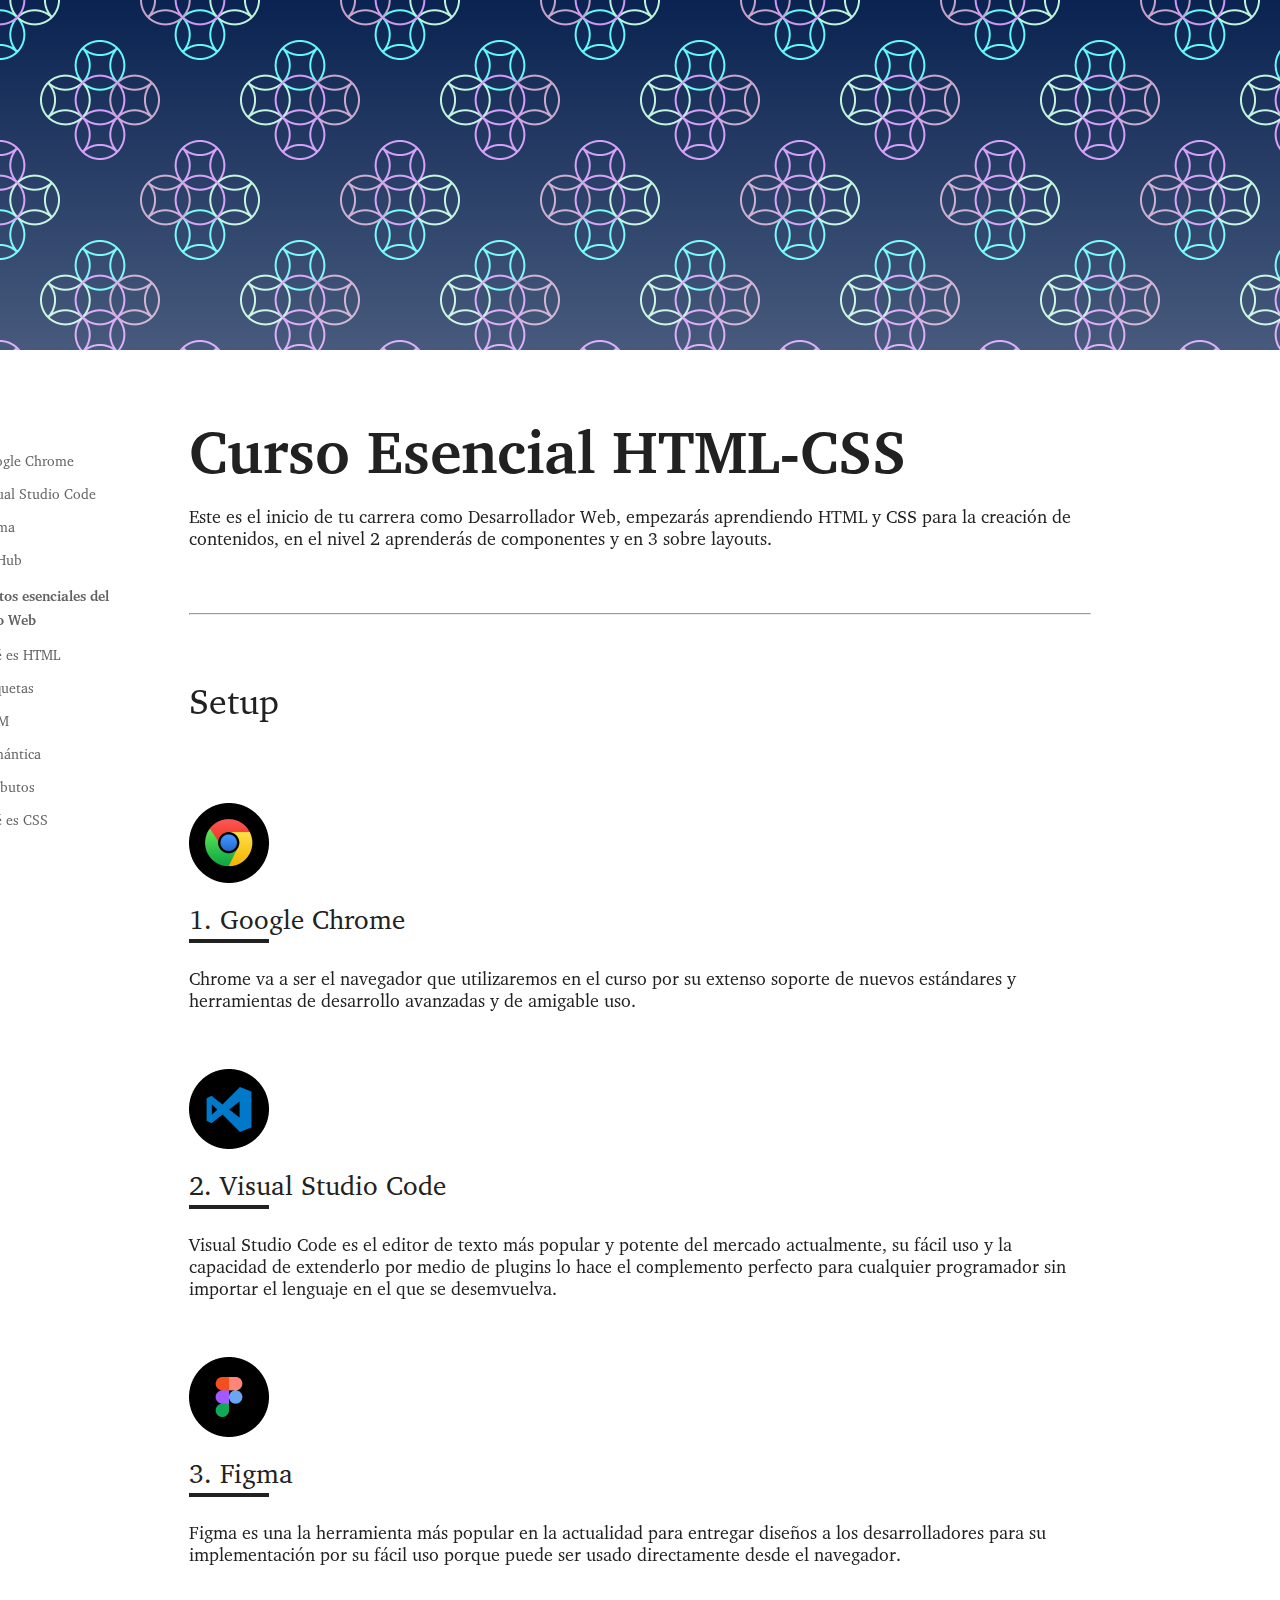
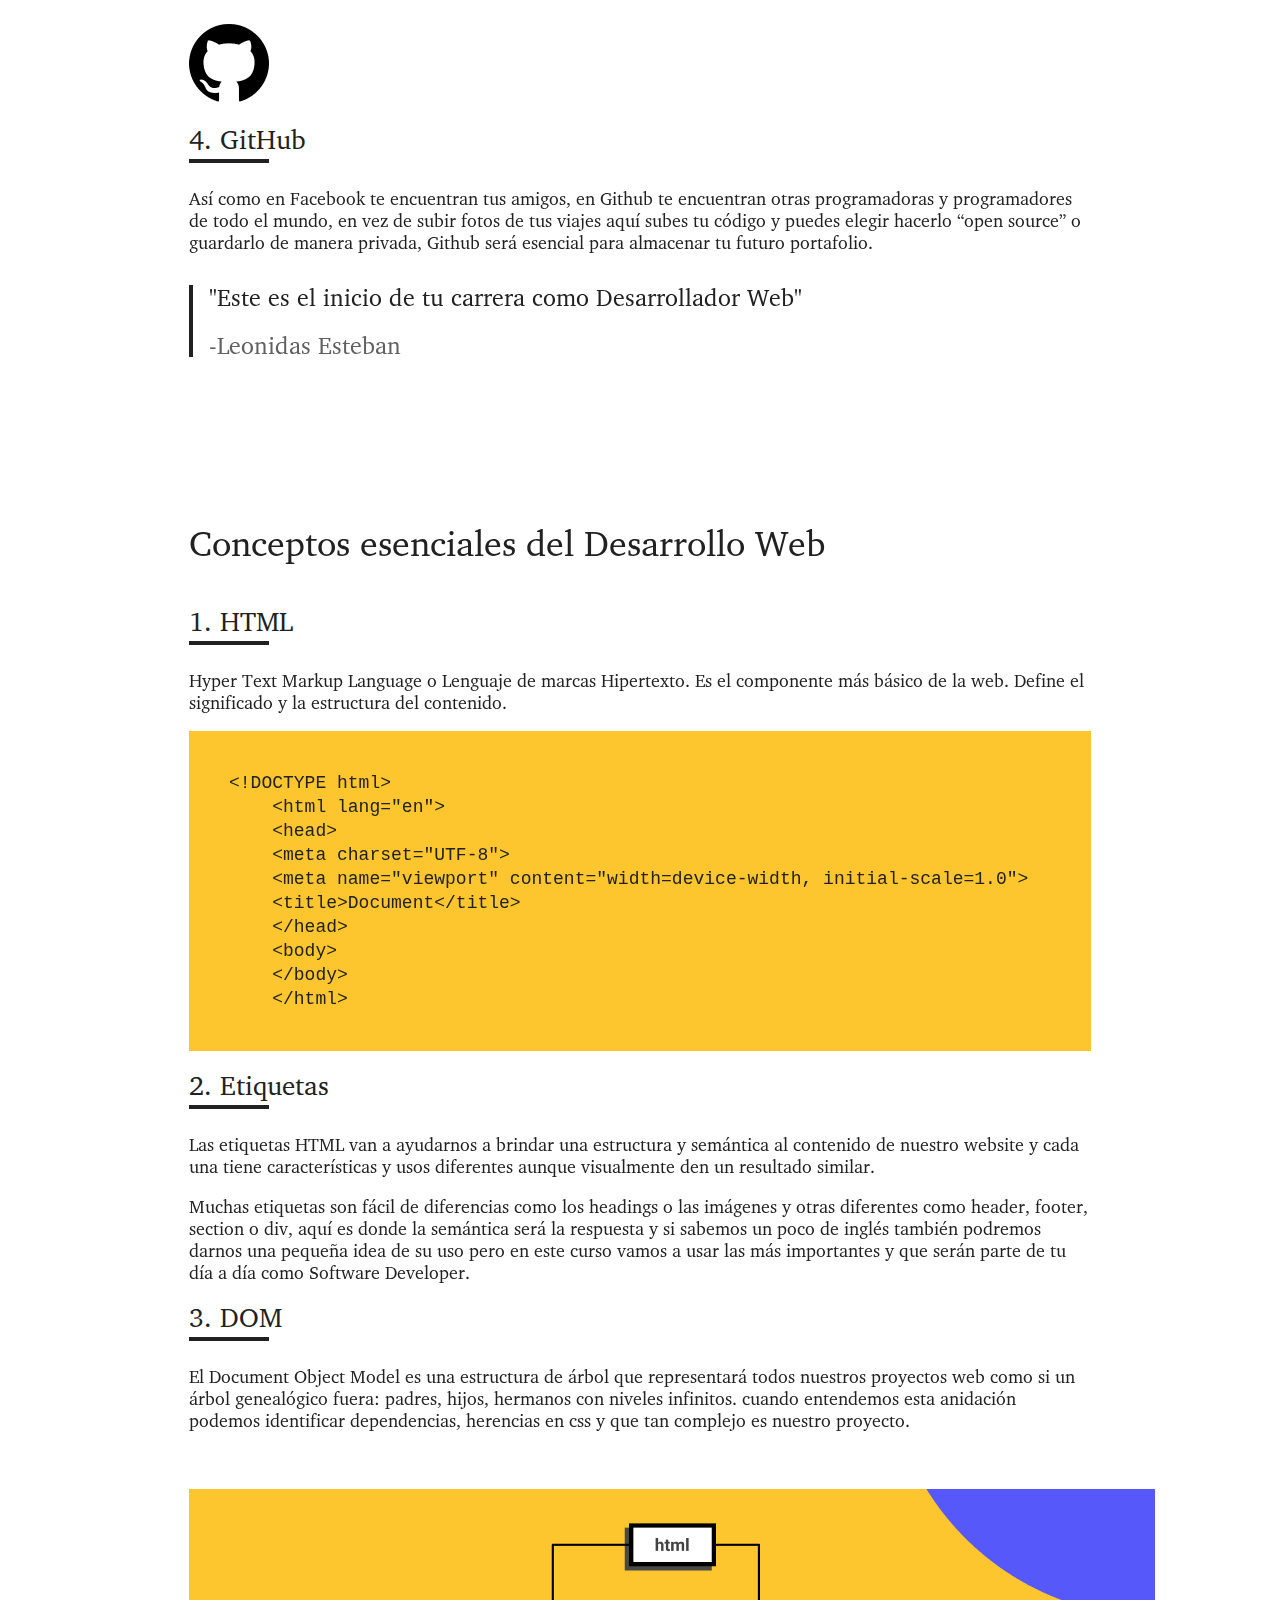
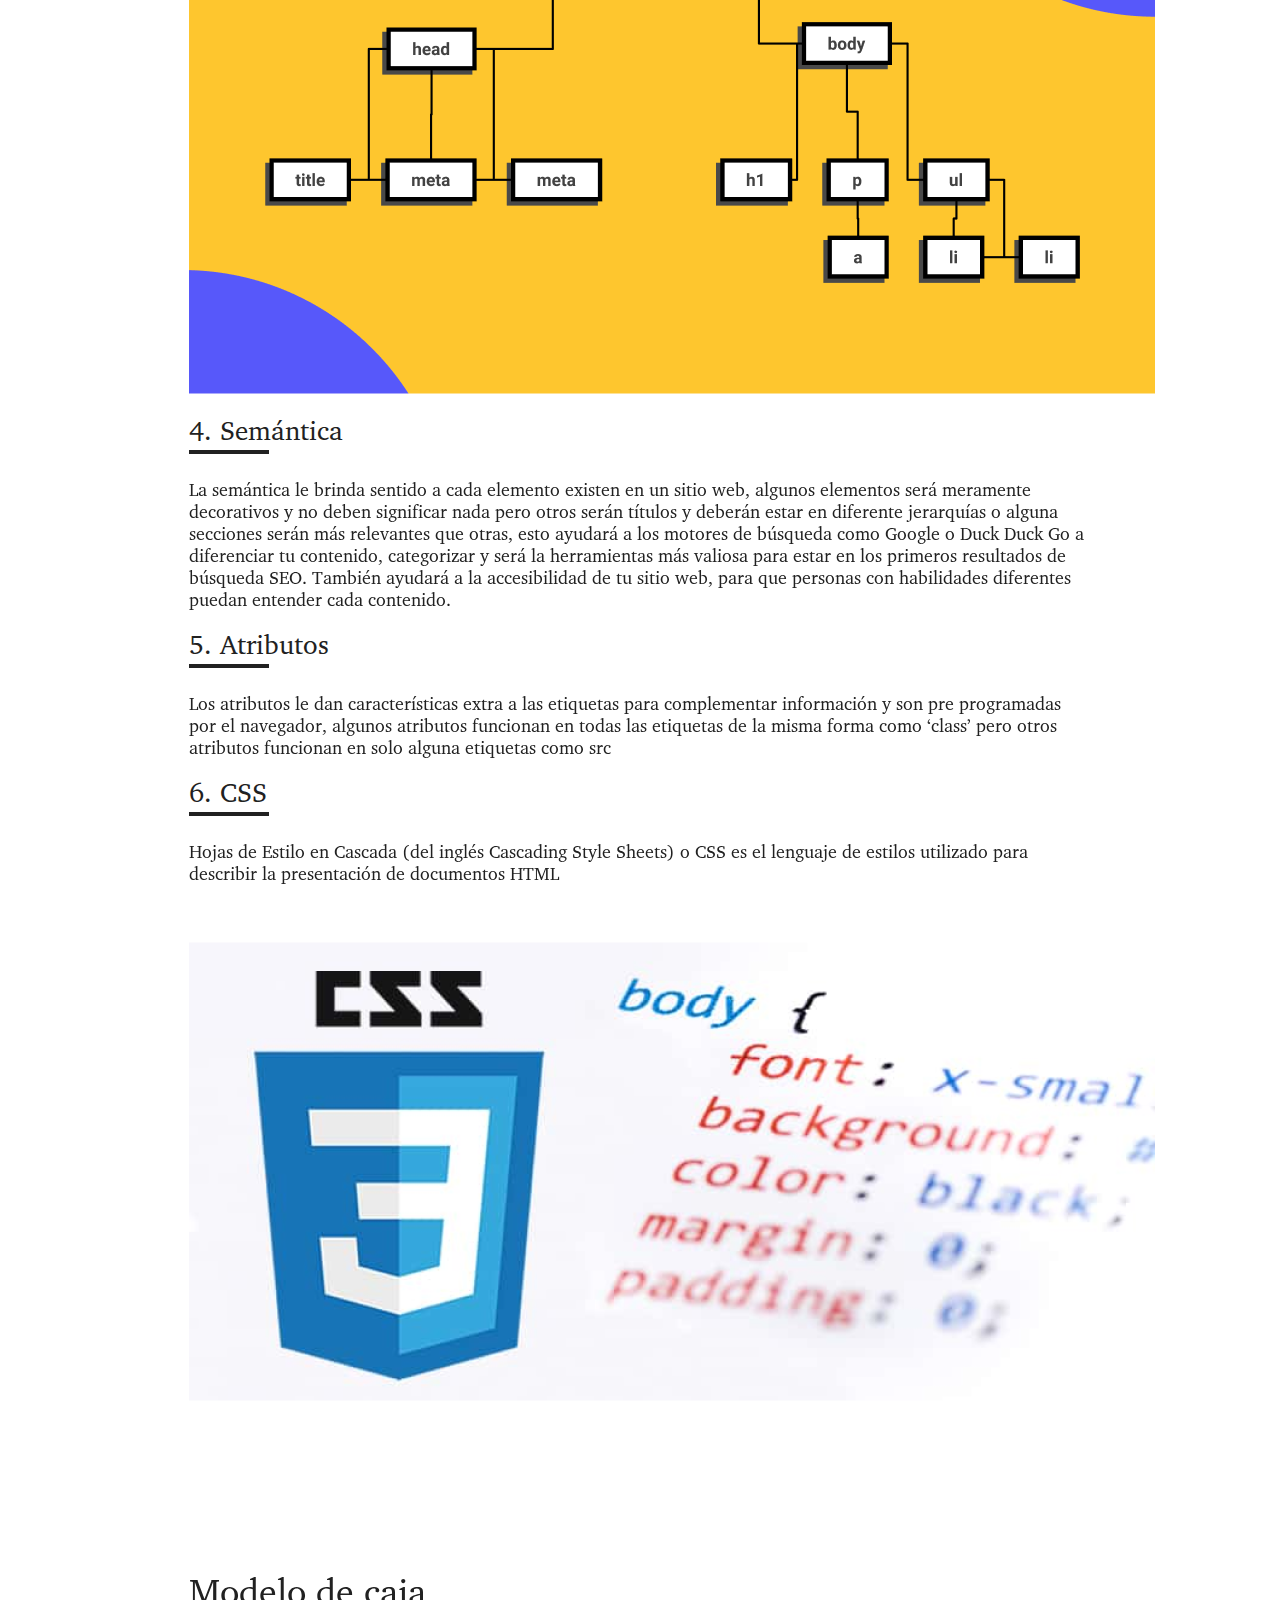
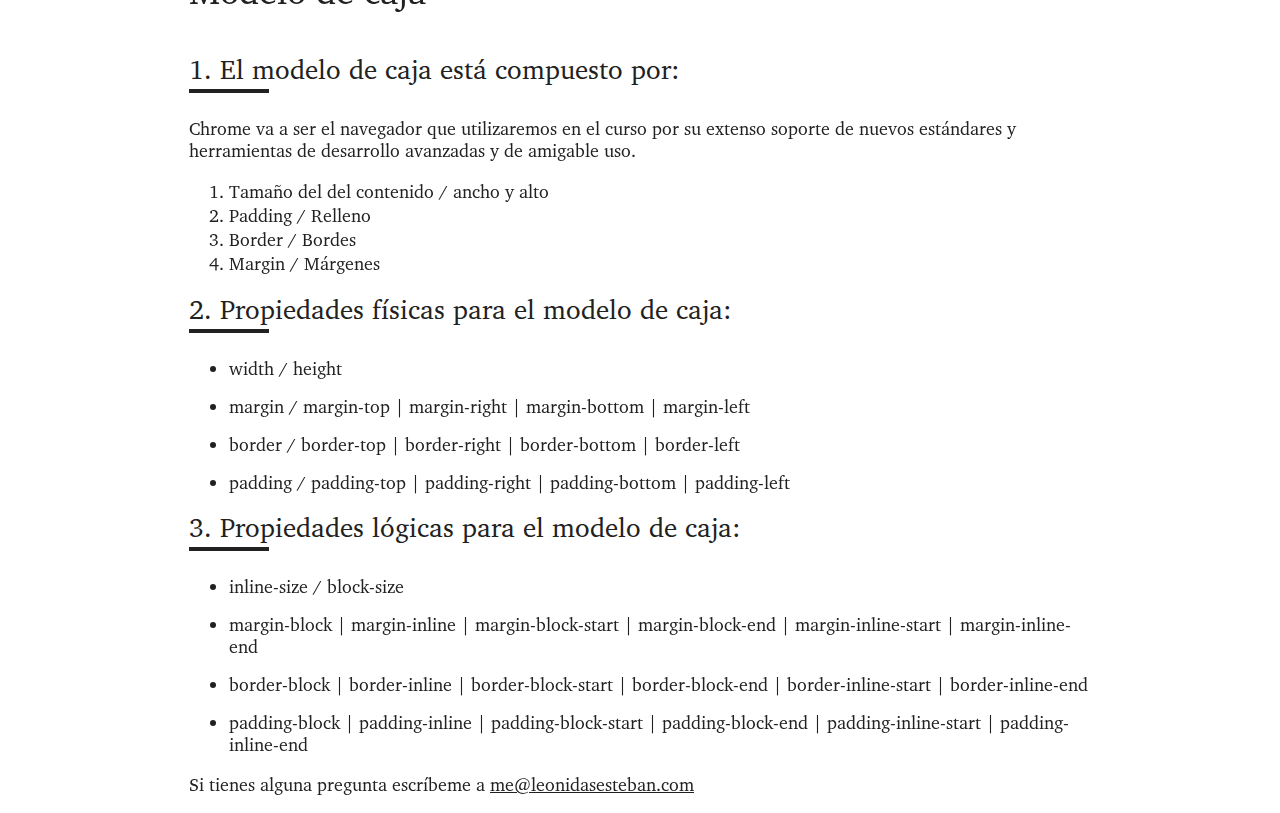
<file: index.html>
<!DOCTYPE html>
<html lang="es">

<head>
  <meta charset="UTF-8">
  <meta http-equiv="X-UA-Compatible" content="IE=edge">
  <meta name="viewport" content="width=device-width, initial-scale=1.0">
  <link rel="stylesheet" href="css/styles-physical.css">
  <title>La web de Max</title>
</head>

<body>

  <div class="hero">

  </div>
  <div class="header">
  <div class="wrapper">
    <div class="header-content">
  <header>
      <nav>
        <details open>
          <summary>
            Setup
          </summary>
          <ol>
            <li><a href="#google-chrome">Google Chrome</a></li>
            <li><a href="#vsc">Visual Studio Code</a></li>
            <li><a href="#figma">Figma</a></li>
            <li><a href="#github">GitHub</a></li>
          </ol>
        </details>

        <details open>
          <summary>
            Conceptos esenciales del Desarrollo Web
          </summary>
          <ol>
            <li><a href="#html">Qué es HTML</a></li>
            <li><a href="#etiquetas">Etiquetas</a></li>
            <li><a href="#dom">DOM</a></li>
            <li><a href="#semantica">Semántica</a></li>
            <li><a href="#atributos">Atributos</a></li>
            <li><a href="#css">Qué es CSS</a></li>

          </ol>
        </details>
      </nav>
      </header>
    </div>
    </div>
    </div>
  <main class="main">
  <div class="wrapper">
    <div class="main-content">

      <section class="section-content">
      <h1>Curso Esencial HTML-CSS</h1>

      <p>Este es el inicio de tu carrera como Desarrollador Web, empezarás aprendiendo HTML y CSS para la creación de
        contenidos,
        en el nivel 2 aprenderás de componentes y en 3 sobre layouts.
      </p>

    <hr>

      <h2>Setup</h2>

      <img src="images/google-chrome.png" alt="Logo de Google Chrome" title="Logo de Google Chrome">

      <h3 id="google-chrome">Google Chrome</h3>

      <p>
        Chrome va a ser el navegador que utilizaremos en el curso por su extenso soporte de nuevos estándares y herramientas
        de desarrollo avanzadas y de amigable uso.
      </p>

      <img src="images/visual-studio-code.png" alt="Logo de Visual Studio Code" title="Logo de Visual Studio Code">

      <h3 id="vsc">Visual Studio Code</h3>

      <p>Visual Studio Code es el editor de texto más popular y potente del mercado actualmente, su fácil uso y la capacidad
        de
        extenderlo por medio de plugins lo hace el complemento perfecto para cualquier programador sin importar el lenguaje
        en
        el que se desemvuelva.</p>

      <img src="images/figma.png" alt="Logo de Figma" title="Logo de Figma">

      <h3 id="figma">Figma</h3>

      <p>Figma es una la herramienta más popular en la actualidad para entregar diseños a los desarrolladores para su
        implementación por su fácil uso porque puede ser usado directamente desde el navegador.</p>

      <img src="images/github.png" alt="Logo de GitHub" title="Logo de GitHub">

      <h3 id="github">GitHub</h3>

      <p>Así como en Facebook te encuentran tus amigos, en Github te encuentran otras programadoras y programadores de todo
        el
        mundo, en vez de subir fotos de tus viajes aquí subes tu código y puedes elegir hacerlo “open source” o guardarlo de
        manera privada, Github será esencial para almacenar tu futuro portafolio.</p>
      <blockquote>
        <p>
    "Este es el inicio de tu carrera como Desarrollador Web"</p>
          <p>
    <span>Leonidas Esteban</span></p>
        </blockquote>
      </section>
      <hr>
    <section class="section-content">
      <h2>Conceptos esenciales del Desarrollo Web</h2>
      <h3 id="html">HTML</h3>
      <p>Hyper Text Markup Language o Lenguaje de marcas Hipertexto. Es el componente más básico de la web. Define el
        significado
        y la estructura del contenido.</p>

          <pre>&lt;!DOCTYPE html&gt;
    &lt;html lang=&quot;en&quot;&gt;
    &lt;head&gt;
    &lt;meta charset=&quot;UTF-8&quot;&gt;
    &lt;meta name=&quot;viewport&quot; content=&quot;width=device-width, initial-scale=1.0&quot;&gt;
    &lt;title&gt;Document&lt;/title&gt;
    &lt;/head&gt;
    &lt;body&gt;
    &lt;/body&gt;
    &lt;/html&gt;</pre>


      <h3 id="etiquetas">Etiquetas</h3>
      <p>Las etiquetas HTML van a ayudarnos a brindar una estructura y semántica al contenido de nuestro website y cada una
        tiene
        características y usos diferentes aunque visualmente den un resultado similar.</p>
      <p>Muchas etiquetas son fácil de diferencias como los headings o las imágenes y otras diferentes como header, footer,
        section o div, aquí es donde la semántica será la respuesta y si sabemos un poco de inglés también podremos darnos
        una
        pequeña idea de su uso pero en este curso vamos a usar las más importantes y que serán parte de tu día a día como
        Software Developer.</p>

      <h3 id="dom">DOM</h3>
      <p>El Document Object Model es una estructura de árbol que representará todos nuestros proyectos web como si un árbol
        genealógico fuera: padres, hijos, hermanos con niveles infinitos. cuando entendemos esta anidación podemos
        identificar
        dependencias, herencias en css y que tan complejo es nuestro proyecto.
      </p>
      <img src="images/dom.png" alt="Estructura de arbol que representa al DOM(Document Object Mod)">

      <h3 id="semantica">Semántica</h3>
      <p>La semántica le brinda sentido a cada elemento existen en un sitio web, algunos elementos será meramente
        decorativos y
        no deben significar nada pero otros serán títulos y deberán estar en diferente jerarquías o alguna secciones serán
        más
        relevantes que otras, esto ayudará a los motores de búsqueda como Google o Duck Duck Go a diferenciar tu contenido,
        categorizar y será la herramientas más valiosa para estar en los primeros resultados de búsqueda SEO. También
        ayudará a
        la accesibilidad de tu sitio web, para que personas con habilidades diferentes puedan entender cada contenido.</p>

      <h3 id="atributos">Atributos</h3>
      <p>Los atributos le dan características extra a las etiquetas para complementar información y son pre programadas por
        el
        navegador, algunos atributos funcionan en todas las etiquetas de la misma forma como ‘class’ pero otros atributos
        funcionan en solo alguna etiquetas como src</p>

      <h3 id="css">CSS</h3>

      <p>Hojas de Estilo en Cascada (del inglés Cascading Style Sheets) o CSS es el lenguaje de estilos utilizado para
        describir
        la presentación de documentos HTML</p>
      <img src="images/css.png" alt="">
      </section>
      <hr>
    <section class="section-content">
      <h2>Modelo de caja</h2>

      <h3>El modelo de caja está compuesto por:</h3>
      <p>Chrome va a ser el navegador que utilizaremos en el curso por su extenso soporte de nuevos estándares y
        herramientas de
        desarrollo avanzadas y de amigable uso.</p>
      <ol>
        <li>Tamaño del del contenido / ancho y alto</li>
        <li>Padding / Relleno</li>
        <li>Border / Bordes</li>
        <li>Margin / Márgenes
        </li>
      </ol>

      <h3>Propiedades físicas para el modelo de caja:</h3>
      <ul>
        <li>width / height</li>
        <li>margin / margin-top | margin-right | margin-bottom | margin-left</li>
        <li>border / border-top | border-right | border-bottom | border-left</li>
        <li>padding / padding-top | padding-right | padding-bottom | padding-left</li>
      </ul>

      <h3>Propiedades lógicas para el modelo de caja:</h3>
      <ul>
        <li>inline-size / block-size</li>
        <li>margin-block | margin-inline | margin-block-start | margin-block-end | margin-inline-start | margin-inline-end
        </li>
        <li>border-block | border-inline | border-block-start | border-block-end | border-inline-start | border-inline-end
        </li>
        <li>padding-block | padding-inline | padding-block-start | padding-block-end | padding-inline-start |
          padding-inline-end</li>
      </ul>

    </section>

      <p>Si tienes alguna pregunta escríbeme a
        <a href="mailto:me@leonidasesteban.com" target="_blank">me@leonidasesteban.com</a>
      </p>
    </div>
  </div>
  </main>
</body>

</html>
</file>
<file: css/styles-physical.css>
@font-face{
font-family: charter;
src: url('../fonts/charter-regular.otf');
font-style: normal;
font-weight: 400;
}

@font-face{
font-family: charter;
src: url('../fonts/charter-italic.otf');
font-style: italic;
font-weight: 400;
}

@font-face{
font-family: charter;
src: url('../fonts/charter-bold.otf');
font-style: normal;
font-weight: bold;
}

@font-face{
font-family: charter;
src: url('../fonts/charter-bold-italic.otf');
font-style: italic;
font-weight: bold;
}

:root{
  font-size: 18px;
--gray30: #212121;
--gray20: #212429;
--gray10: #616161;
}

.main{
position: relative;
}

.wrapper{

  width: 902px;
  margin: auto;

}

.main-content{

}

header{
  font-size: 14px;
  color: var(--gray10);
  width: 208px;
  position: absolute;
  top: 64px;
  left: -252px;
  z-index: 1;
}
.header{
 position: sticky;
 top: 0;
}

.header-content{
position: relative;
}

header li {
margin-bottom: 16px;

}

header a{
  color: var(--gray10);
  text-decoration: none;
}
r
header a:hover{

  color: var(--gray30);
}

nav details summary{
  font-weight: bold;
  line-height: 24px;
}


body {
  color: var(--gray30);
  font-family: charter;
  margin: 0;
}

a{
  color: var(--gray30);
}

h1{
  font-size: 60px;
  margin-top: 64px;
  margin-bottom: 16px;

}


h2{
  font-size: 2em;
  margin: 64px 0 40px;
  font-weight: normal;
}

h3{
  font-size: 1.5em;
  margin-top: 16px;
  margin-bottom: 24px;
  font-weight: normal;
  position: sticky;
  top: 0;
  background: white;

}

p{
  font-size: 1em;
}

pre{
  background: #fec62e;
  padding: 40px;
  line-height: 24px;
}

.hero {
  height: 350px;
  width:;
  background-image: linear-gradient(to top, rgba(255,255,255,0.25), transparent), url(../images/pattern.png)
}

.section-content img{
  margin-top: 40px;
}
.section-content h3 {
  counter-increment: titleList;
  /* background: red; */
  padding-bottom: 8px;
}

.section-content h3::before {
  content: counter(titleList, decimal) '. ';
}

.section-content h3::after {
  content: '';
  width: 80px;
  height: 4px;
  background: var(--gray30);
  display: inline-block;
  position: absolute;
  left: 0;
  bottom: 0;
}



hr{
  margin: 64px 0;
}

blockquote{
  margin: 32px 0;
  padding-left: 16px;
  line-height: 24px;
    font-size: 24px;
  border-left: 4px solid var(--gray30);
}

blockquote span{
  color: var(--gray10);
}

blockquote span::before{
  content: '-';
}

.section-content + hr {

  display: none;
}

.section-content ul li {
 margin-bottom: 16px;
}

.section-content ol li{
  line-height: 24px;
}

.section-content{
  margin-top: 164px;
}

.section-content:first-of-type{
  margin-top:0 ;
}

.debug {
  box-shadow: 0 0 0 10px red;
  background: red;
  outline: 1px solid red;
  border: 1px solid red !important;
  box-sizing: border-box  ;
}
</file>
